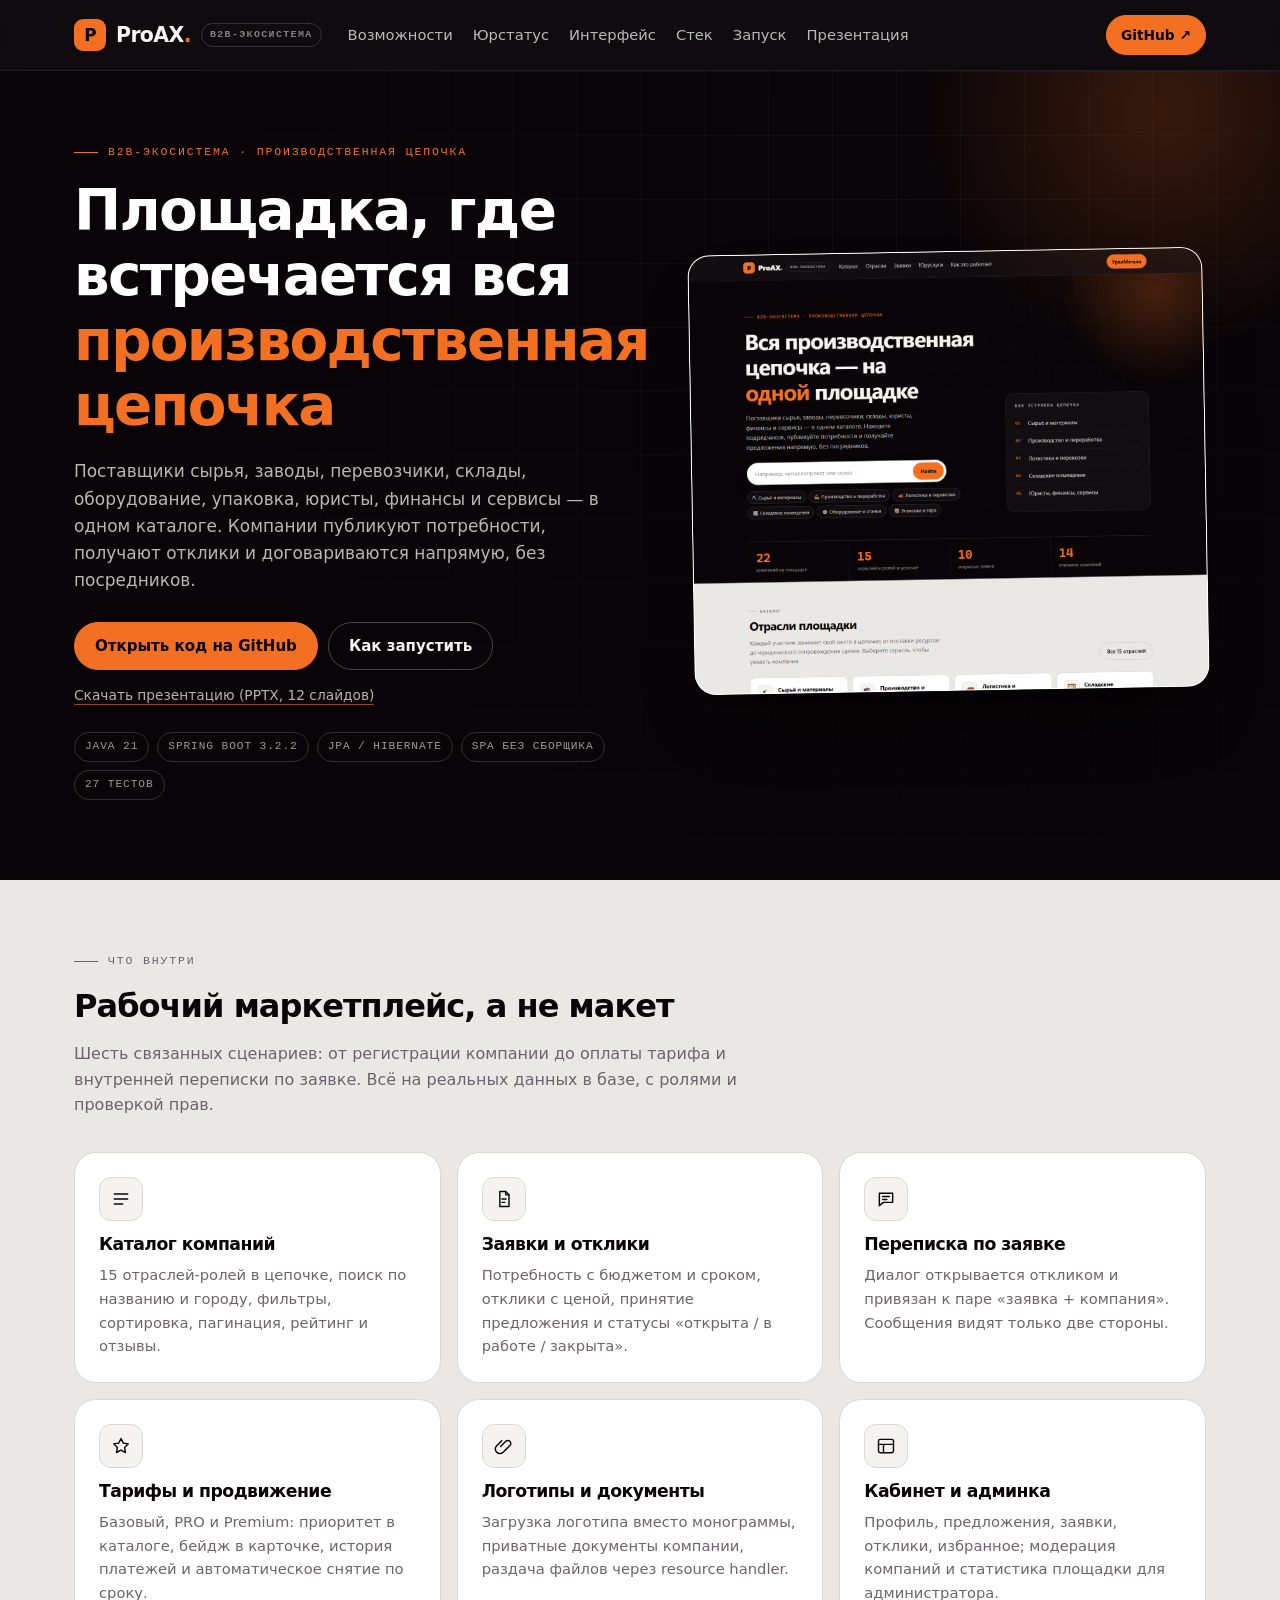
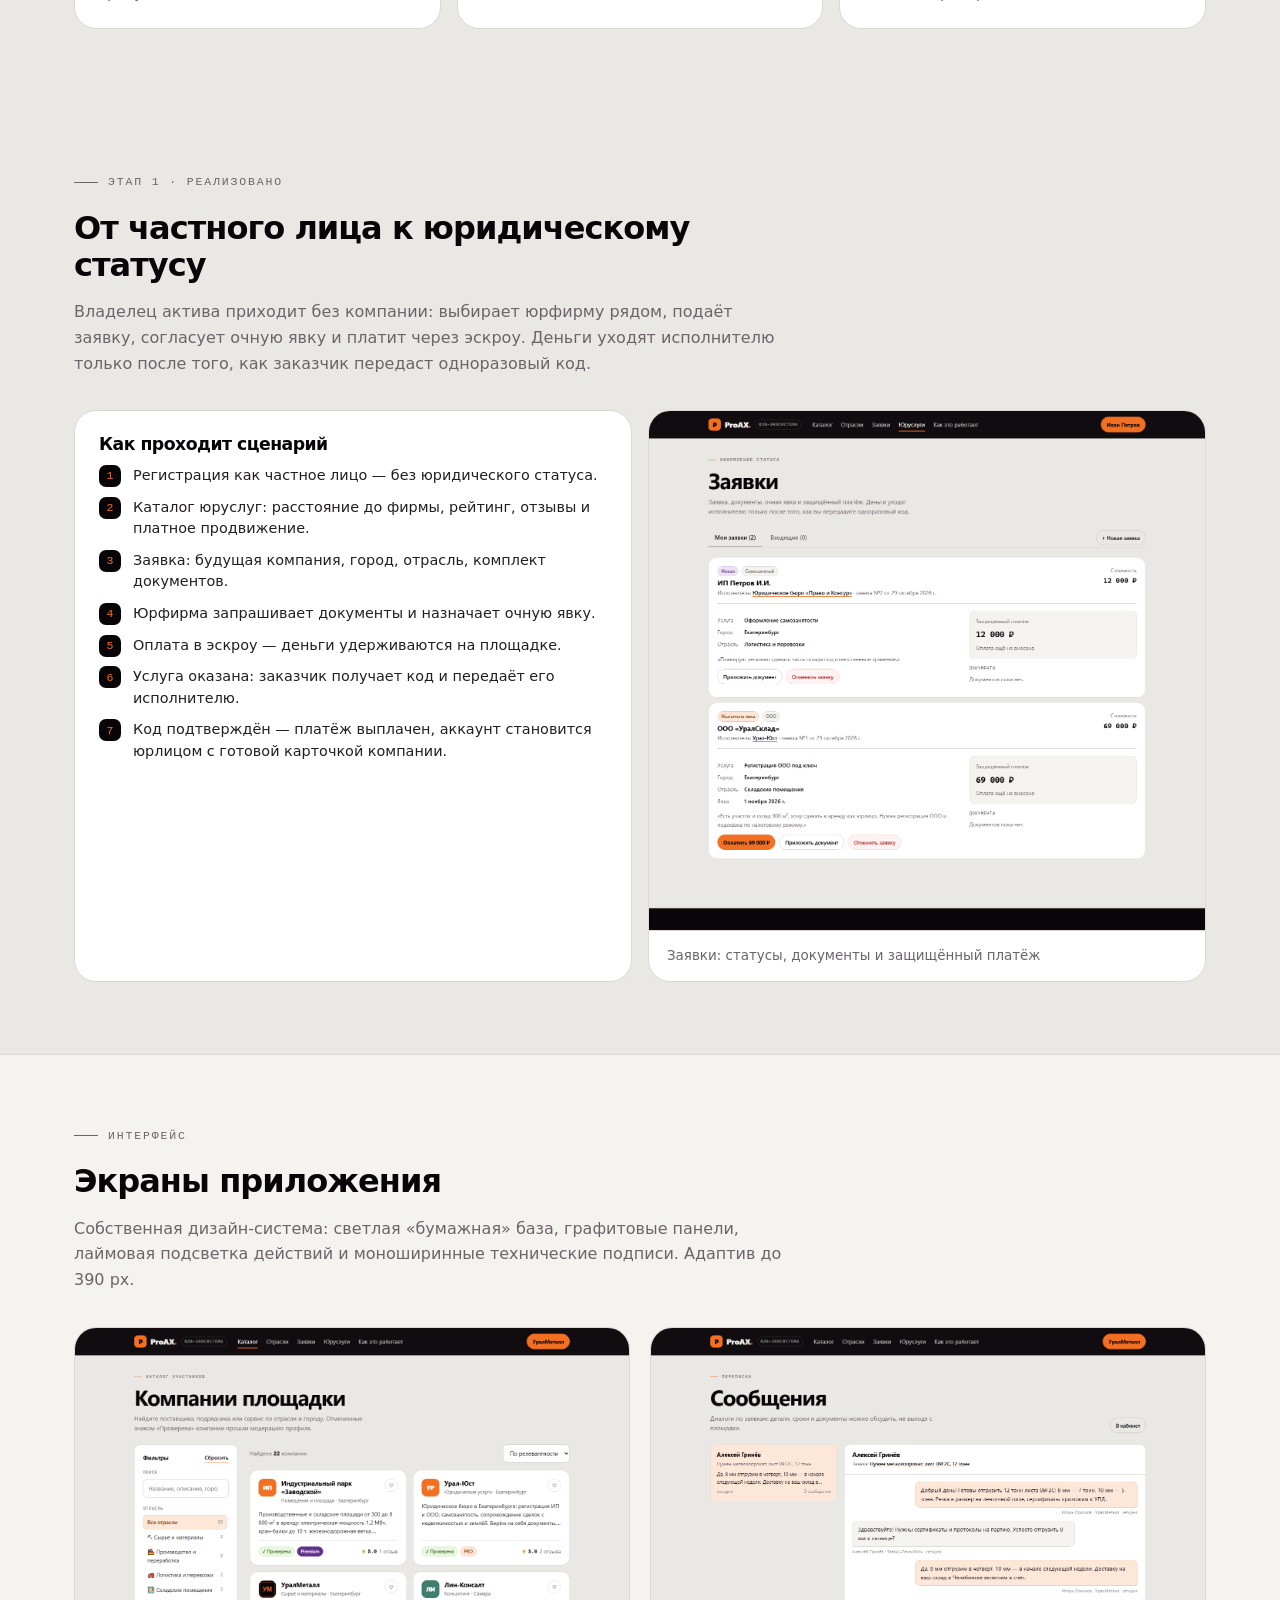
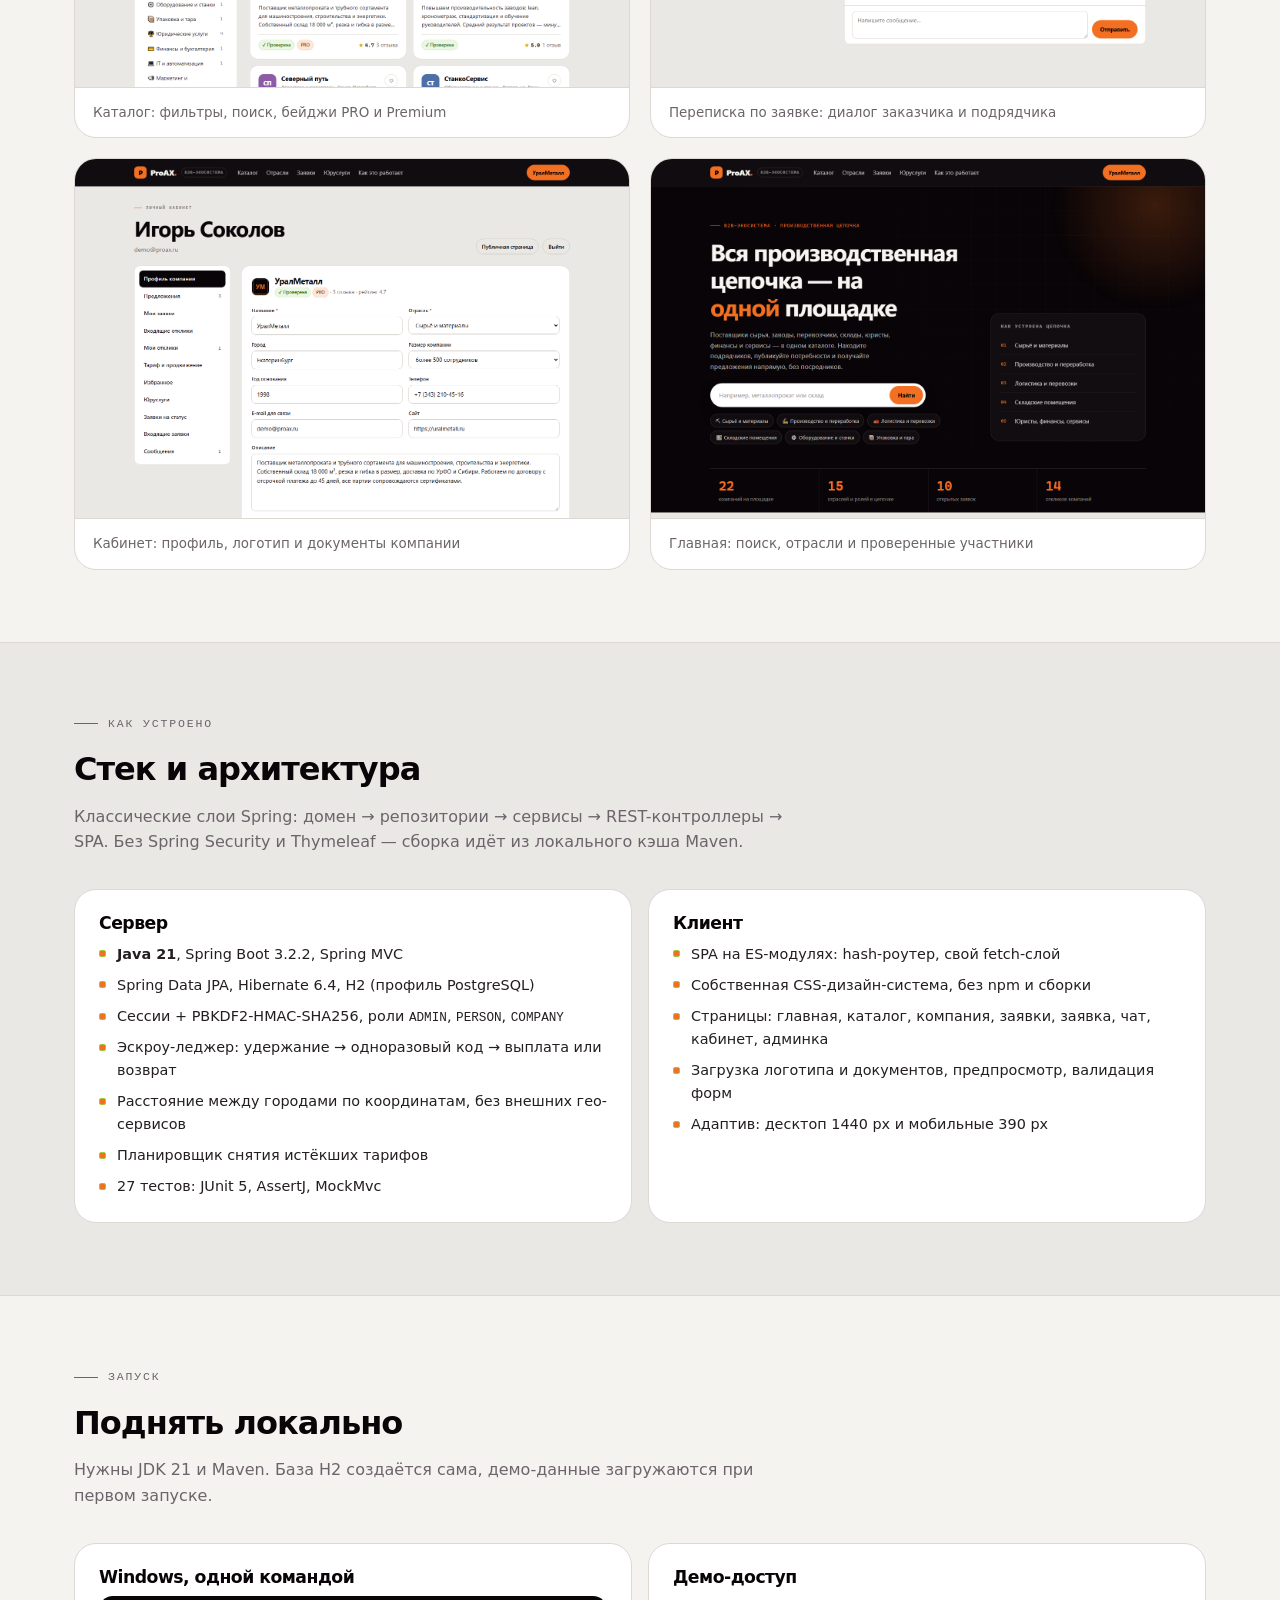
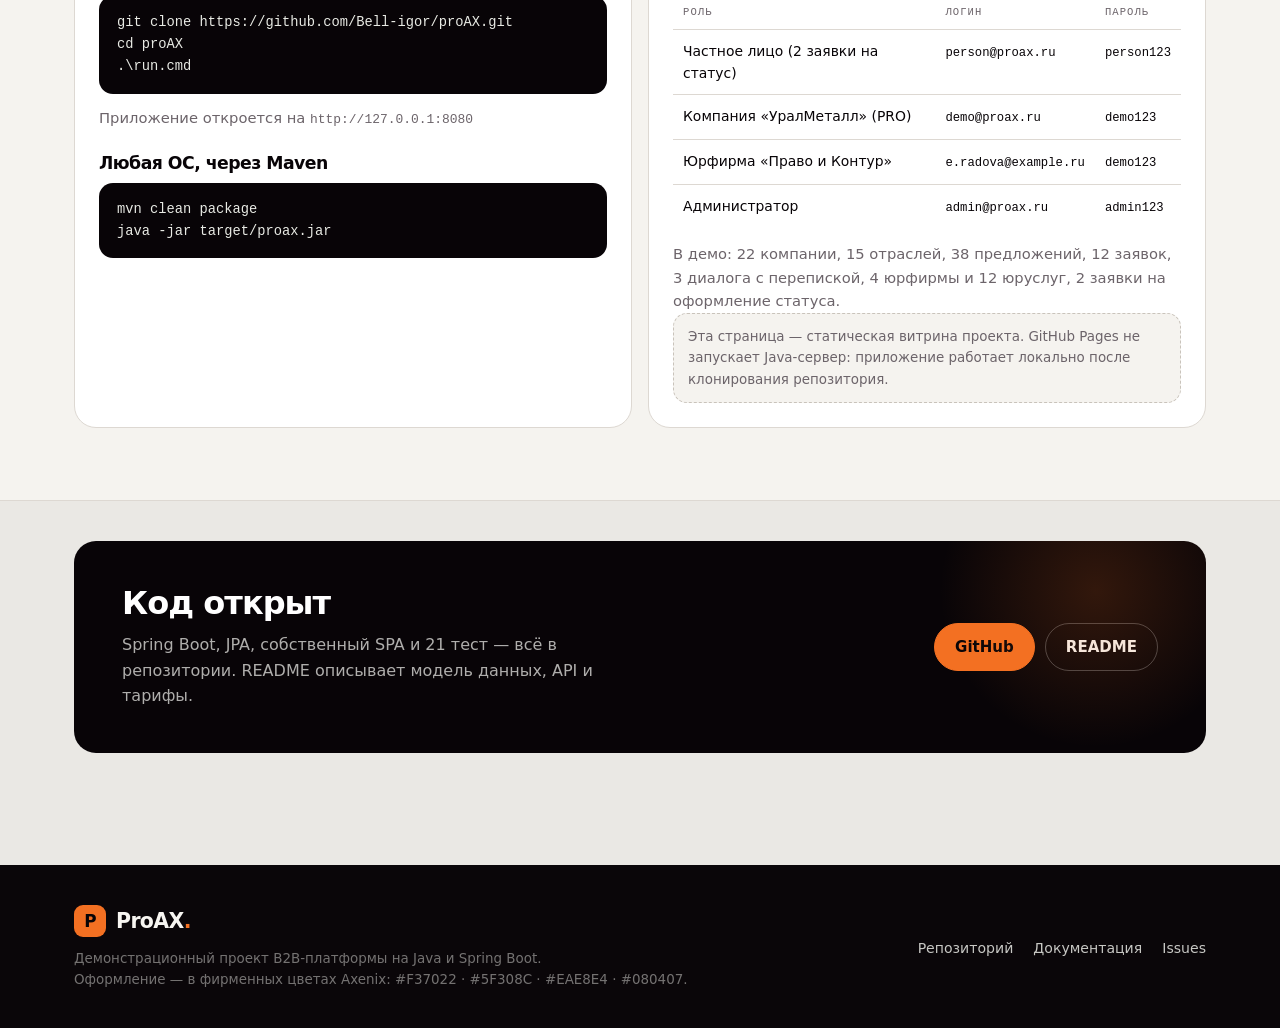
<file: docs/index.html>
<!doctype html>
<html lang="ru">
<head>
    <meta charset="utf-8">
    <meta name="viewport" content="width=device-width, initial-scale=1">
    <title>ProAX — B2B-экосистема на Java и Spring</title>
    <meta name="description" content="ProAX — площадка, где встречается вся производственная цепочка: поставщики сырья, производство, логистика, склады, юристы, финансы и сервисы. Spring Boot, каталог, заявки, переписка, тарифы.">
    <link rel="icon" href="data:image/svg+xml,<svg xmlns='http://www.w3.org/2000/svg' viewBox='0 0 32 32'><rect width='32' height='32' rx='8' fill='%23080407'/><path d='M9 24V8h7a5 5 0 0 1 0 10h-3v6z' fill='%23F37022'/></svg>">
    <link rel="stylesheet" href="site.css">
</head>
<body>
<header class="site-header">
    <div class="container site-header__inner">
        <a class="brand" href="#top">
            <span class="brand__mark">P</span>
            <span class="brand__text">ProAX<span class="brand__dot">.</span></span>
            <span class="brand__tag">b2b-экосистема</span>
        </a>
        <nav class="nav">
            <a href="#features">Возможности</a>
            <a href="#legal">Юрстатус</a>
            <a href="#screens">Интерфейс</a>
            <a href="#stack">Стек</a>
            <a href="#run">Запуск</a>
            <a href="ProAX-presentation.pptx">Презентация</a>
        </nav>
        <a class="btn btn--primary btn--sm" href="https://github.com/Bell-igor/proAX">GitHub ↗</a>
    </div>
</header>

<main id="top">
    <section class="hero">
        <div class="container hero__inner">
            <div>
                <div class="eyebrow">B2B-экосистема · производственная цепочка</div>
                <h1>Площадка, где встречается вся <em>производственная цепочка</em></h1>
                <p class="hero__lead">Поставщики сырья, заводы, перевозчики, склады, оборудование, упаковка, юристы,
                    финансы и сервисы — в одном каталоге. Компании публикуют потребности, получают отклики
                    и договариваются напрямую, без посредников.</p>
                <div class="hero__actions">
                    <a class="btn btn--primary" href="https://github.com/Bell-igor/proAX">Открыть код на GitHub</a>
                    <a class="btn btn--ghost" href="#run">Как запустить</a>
                </div>
                <p class="hero__presentation">
                    <a href="ProAX-presentation.pptx">Скачать презентацию (PPTX, 12 слайдов)</a>
                </p>
                <ul class="hero__meta">
                    <li>Java 21</li>
                    <li>Spring Boot 3.2.2</li>
                    <li>JPA / Hibernate</li>
                    <li>SPA без сборщика</li>
                    <li>27 тестов</li>
                </ul>
            </div>
            <figure class="hero__shot">
                <img src="preview-home.png" alt="Главная страница ProAX: поиск по каталогу и отрасли площадки">
            </figure>
        </div>
    </section>

    <section class="section" id="features">
        <div class="container">
            <div class="section-head">
                <div class="eyebrow">Что внутри</div>
                <h2>Рабочий маркетплейс, а не макет</h2>
                <p>Шесть связанных сценариев: от регистрации компании до оплаты тарифа и внутренней переписки
                    по заявке. Всё на реальных данных в базе, с ролями и проверкой прав.</p>
            </div>
            <div class="grid grid--3">
                <article class="card">
                    <div class="card__icon"><svg viewBox="0 0 24 24" width="20" height="20" fill="none" stroke="currentColor" stroke-width="1.7" stroke-linecap="round" stroke-linejoin="round" aria-hidden="true"><path d="M4 6h16M4 12h16M4 18h10"/></svg></div>
                    <h3>Каталог компаний</h3>
                    <p>15 отраслей-ролей в цепочке, поиск по названию и городу, фильтры, сортировка,
                        пагинация, рейтинг и отзывы.</p>
                </article>
                <article class="card">
                    <div class="card__icon"><svg viewBox="0 0 24 24" width="20" height="20" fill="none" stroke="currentColor" stroke-width="1.7" stroke-linecap="round" stroke-linejoin="round" aria-hidden="true"><path d="M7 3h7l4 4v14H7z"/><path d="M14 3v4h4"/><path d="M9.5 12h5M9.5 16h3.5"/></svg></div>
                    <h3>Заявки и отклики</h3>
                    <p>Потребность с бюджетом и сроком, отклики с ценой, принятие предложения и статусы
                        «открыта / в работе / закрыта».</p>
                </article>
                <article class="card">
                    <div class="card__icon"><svg viewBox="0 0 24 24" width="20" height="20" fill="none" stroke="currentColor" stroke-width="1.7" stroke-linecap="round" stroke-linejoin="round" aria-hidden="true"><path d="M4 5h16v11H9l-5 4z"/><path d="M8 9h8M8 12.5h5"/></svg></div>
                    <h3>Переписка по заявке</h3>
                    <p>Диалог открывается откликом и привязан к паре «заявка + компания». Сообщения видят
                        только две стороны.</p>
                </article>
                <article class="card">
                    <div class="card__icon"><svg viewBox="0 0 24 24" width="20" height="20" fill="none" stroke="currentColor" stroke-width="1.7" stroke-linecap="round" stroke-linejoin="round" aria-hidden="true"><path d="M12 3l2.7 5.6 6.1.8-4.5 4.3 1.1 6.1L12 17l-5.4 2.8 1.1-6.1L3.2 9.4l6.1-.8z"/></svg></div>
                    <h3>Тарифы и продвижение</h3>
                    <p>Базовый, PRO и Premium: приоритет в каталоге, бейдж в карточке, история платежей
                        и автоматическое снятие по сроку.</p>
                </article>
                <article class="card">
                    <div class="card__icon"><svg viewBox="0 0 24 24" width="20" height="20" fill="none" stroke="currentColor" stroke-width="1.7" stroke-linecap="round" stroke-linejoin="round" aria-hidden="true"><path d="M8 12.5l6.1-6.1a3.5 3.5 0 1 1 5 5L11 19.5a5.5 5.5 0 0 1-7.8-7.8l6.1-6.1"/></svg></div>
                    <h3>Логотипы и документы</h3>
                    <p>Загрузка логотипа вместо монограммы, приватные документы компании, раздача файлов
                        через resource handler.</p>
                </article>
                <article class="card">
                    <div class="card__icon"><svg viewBox="0 0 24 24" width="20" height="20" fill="none" stroke="currentColor" stroke-width="1.7" stroke-linecap="round" stroke-linejoin="round" aria-hidden="true"><rect x="3" y="4" width="18" height="16" rx="2"/><path d="M3 10h18M9 10v10"/></svg></div>
                    <h3>Кабинет и админка</h3>
                    <p>Профиль, предложения, заявки, отклики, избранное; модерация компаний и статистика
                        площадки для администратора.</p>
                </article>
            </div>
        </div>
    </section>

    <section class="section" id="legal">
        <div class="container">
            <div class="section-head">
                <div class="eyebrow">Этап 1 · реализовано</div>
                <h2>От частного лица к юридическому статусу</h2>
                <p>Владелец актива приходит без компании: выбирает юрфирму рядом, подаёт заявку, согласует
                    очную явку и платит через эскроу. Деньги уходят исполнителю только после того, как
                    заказчик передаст одноразовый код.</p>
            </div>
            <div class="grid grid--2">
                <div class="card">
                    <h3>Как проходит сценарий</h3>
                    <ol class="steps">
                        <li>Регистрация как частное лицо — без юридического статуса.</li>
                        <li>Каталог юруслуг: расстояние до фирмы, рейтинг, отзывы и платное продвижение.</li>
                        <li>Заявка: будущая компания, город, отрасль, комплект документов.</li>
                        <li>Юрфирма запрашивает документы и назначает очную явку.</li>
                        <li>Оплата в эскроу — деньги удерживаются на площадке.</li>
                        <li>Услуга оказана: заказчик получает код и передаёт его исполнителю.</li>
                        <li>Код подтверждён — платёж выплачен, аккаунт становится юрлицом
                            с готовой карточкой компании.</li>
                    </ol>
                </div>
                <figure class="shot shot--tall">
                    <img src="preview-applications.png" alt="Заявки на оформление статуса с эскроу-платежом" loading="lazy">
                    <figcaption>Заявки: статусы, документы и защищённый платёж</figcaption>
                </figure>
            </div>
        </div>
    </section>

    <section class="section section--surface" id="screens">
        <div class="container">
            <div class="section-head">
                <div class="eyebrow">Интерфейс</div>
                <h2>Экраны приложения</h2>
                <p>Собственная дизайн-система: светлая «бумажная» база, графитовые панели, лаймовая
                    подсветка действий и моноширинные технические подписи. Адаптив до 390 px.</p>
            </div>
            <div class="shots">
                <figure class="shot">
                    <img src="preview-catalog.png" alt="Каталог компаний с фильтрами и бейджами тарифов" loading="lazy">
                    <figcaption>Каталог: фильтры, поиск, бейджи PRO и Premium</figcaption>
                </figure>
                <figure class="shot">
                    <img src="preview-chat.png" alt="Переписка по заявке между заводом и поставщиком" loading="lazy">
                    <figcaption>Переписка по заявке: диалог заказчика и подрядчика</figcaption>
                </figure>
                <figure class="shot">
                    <img src="preview-cabinet.png" alt="Личный кабинет компании: профиль, логотип, документы" loading="lazy">
                    <figcaption>Кабинет: профиль, логотип и документы компании</figcaption>
                </figure>
                <figure class="shot">
                    <img src="preview-home.png" alt="Главная страница: поиск, отрасли, проверенные компании" loading="lazy">
                    <figcaption>Главная: поиск, отрасли и проверенные участники</figcaption>
                </figure>
            </div>
        </div>
    </section>

    <section class="section" id="stack">
        <div class="container">
            <div class="section-head">
                <div class="eyebrow">Как устроено</div>
                <h2>Стек и архитектура</h2>
                <p>Классические слои Spring: домен → репозитории → сервисы → REST-контроллеры → SPA.
                    Без Spring Security и Thymeleaf — сборка идёт из локального кэша Maven.</p>
            </div>
            <div class="grid grid--2">
                <div class="card">
                    <h3>Сервер</h3>
                    <ul class="list">
                        <li><b>Java 21</b>, Spring Boot 3.2.2, Spring MVC</li>
                        <li>Spring Data JPA, Hibernate 6.4, H2 (профиль PostgreSQL)</li>
                        <li>Сессии + PBKDF2-HMAC-SHA256, роли <code>ADMIN</code>, <code>PERSON</code>, <code>COMPANY</code></li>
                        <li>Эскроу-леджер: удержание → одноразовый код → выплата или возврат</li>
                        <li>Расстояние между городами по координатам, без внешних гео-сервисов</li>
                        <li>Планировщик снятия истёкших тарифов</li>
                        <li>27 тестов: JUnit 5, AssertJ, MockMvc</li>
                    </ul>
                </div>
                <div class="card">
                    <h3>Клиент</h3>
                    <ul class="list">
                        <li>SPA на ES-модулях: hash-роутер, свой fetch-слой</li>
                        <li>Собственная CSS-дизайн-система, без npm и сборки</li>
                        <li>Страницы: главная, каталог, компания, заявки, заявка, чат, кабинет, админка</li>
                        <li>Загрузка логотипа и документов, предпросмотр, валидация форм</li>
                        <li>Адаптив: десктоп 1440 px и мобильные 390 px</li>
                    </ul>
                </div>
            </div>
        </div>
    </section>

    <section class="section section--surface" id="run">
        <div class="container">
            <div class="section-head">
                <div class="eyebrow">Запуск</div>
                <h2>Поднять локально</h2>
                <p>Нужны JDK 21 и Maven. База H2 создаётся сама, демо-данные загружаются при первом запуске.</p>
            </div>
            <div class="grid grid--2">
                <div class="card">
                    <h3>Windows, одной командой</h3>
                    <pre><code>git clone https://github.com/Bell-igor/proAX.git
cd proAX
.\run.cmd</code></pre>
                    <p class="muted">Приложение откроется на <code>http://127.0.0.1:8080</code></p>
                    <h3 class="mt">Любая ОС, через Maven</h3>
                    <pre><code>mvn clean package
java -jar target/proax.jar</code></pre>
                </div>
                <div class="card">
                    <h3>Демо-доступ</h3>
                    <table class="table">
                        <thead>
                        <tr><th>Роль</th><th>Логин</th><th>Пароль</th></tr>
                        </thead>
                        <tbody>
                        <tr><td>Частное лицо (2 заявки на статус)</td><td><code>person@proax.ru</code></td><td><code>person123</code></td></tr>
                        <tr><td>Компания «УралМеталл» (PRO)</td><td><code>demo@proax.ru</code></td><td><code>demo123</code></td></tr>
                        <tr><td>Юрфирма «Право и Контур»</td><td><code>e.radova@example.ru</code></td><td><code>demo123</code></td></tr>
                        <tr><td>Администратор</td><td><code>admin@proax.ru</code></td><td><code>admin123</code></td></tr>
                        </tbody>
                    </table>
                    <p class="muted">В демо: 22 компании, 15 отраслей, 38 предложений, 12 заявок,
                        3 диалога с перепиской, 4 юрфирмы и 12 юруслуг, 2 заявки на оформление статуса.</p>
                    <div class="note">
                        Эта страница — статическая витрина проекта. GitHub Pages не запускает Java-сервер:
                        приложение работает локально после клонирования репозитория.
                    </div>
                </div>
            </div>
        </div>
    </section>

    <section class="section section--tight">
        <div class="container">
            <div class="cta">
                <div>
                    <h2>Код открыт</h2>
                    <p>Spring Boot, JPA, собственный SPA и 21 тест — всё в репозитории. README описывает
                        модель данных, API и тарифы.</p>
                </div>
                <div class="cta__actions">
                    <a class="btn btn--primary" href="https://github.com/Bell-igor/proAX">GitHub</a>
                    <a class="btn btn--ghost" href="https://github.com/Bell-igor/proAX/blob/main/README.md">README</a>
                </div>
            </div>
        </div>
    </section>
</main>

<footer class="site-footer">
    <div class="container site-footer__inner">
        <div>
            <div class="brand brand--footer">
                <span class="brand__mark">P</span>
                <span class="brand__text">ProAX<span class="brand__dot">.</span></span>
            </div>
            <p class="muted">Демонстрационный проект B2B-платформы на Java и Spring Boot.<br>Оформление — в фирменных цветах Axenix: #F37022 · #5F308C · #EAE8E4 · #080407.</p>
        </div>
        <div class="site-footer__links">
            <a href="https://github.com/Bell-igor/proAX">Репозиторий</a>
            <a href="https://github.com/Bell-igor/proAX/blob/main/README.md">Документация</a>
            <a href="https://github.com/Bell-igor/proAX/issues">Issues</a>
        </div>
    </div>
</footer>
</body>
</html>
</file>
<file: docs/site.css>
/* ProAX — страница проекта (GitHub Pages) */

:root {
    --paper: #eae8e4;
    --surface: #FFFFFF;
    --surface-2: #f5f3ef;
    --ink: #080407;
    --ink-2: #241e22;
    --muted: #6c646a;
    --line: #ddd8d2;
    --line-strong: #c9c3bb;
    --accent: #f37022;
    --accent-soft: #fde7d9;
    --radius: 14px;
    --radius-lg: 22px;
    --shadow: 0 10px 30px -12px rgba(8, 4, 7, .18);
    --shadow-lg: 0 30px 60px -30px rgba(8, 4, 7, .35);
    --mono: ui-monospace, "Cascadia Mono", "SF Mono", Consolas, monospace;
    --sans: "Segoe UI", system-ui, -apple-system, "Helvetica Neue", Arial, sans-serif;
}

* , *::before, *::after { box-sizing: border-box; }

html { scroll-behavior: smooth; }

body {
    margin: 0;
    background: var(--paper);
    color: var(--ink);
    font-family: var(--sans);
    font-size: 16px;
    line-height: 1.6;
    -webkit-font-smoothing: antialiased;
}

h1, h2, h3 {
    margin: 0 0 .5em;
    line-height: 1.15;
    letter-spacing: -.03em;
}

h1 { font-size: clamp(2.1rem, 4.4vw, 3.6rem); }
h2 { font-size: clamp(1.5rem, 2.6vw, 2rem); }
h3 { font-size: 1.08rem; }
p { margin: 0 0 1em; }
a { color: inherit; text-decoration: none; }
ul { margin: 0; padding: 0; list-style: none; }
code { font-family: var(--mono); font-size: .88em; }
img { max-width: 100%; display: block; }

.container {
    width: 100%;
    max-width: 1180px;
    margin: 0 auto;
    padding: 0 24px;
}

.muted { color: var(--muted); }
.mt { margin-top: 24px; }

/* ------------------------------------------------------------------ шапка */

.site-header {
    position: sticky;
    top: 0;
    z-index: 50;
    background: rgba(8, 4, 7, .97);
    backdrop-filter: blur(10px);
    border-bottom: 1px solid rgba(255, 255, 255, .08);
}

.site-header__inner {
    height: 70px;
    display: flex;
    align-items: center;
    gap: 26px;
}

.brand {
    display: inline-flex;
    align-items: center;
    gap: 10px;
    color: #f7f5f1;
    font-weight: 800;
    font-size: 1.28rem;
    letter-spacing: -.03em;
}

.brand__mark {
    display: grid;
    place-items: center;
    width: 32px;
    height: 32px;
    border-radius: 9px;
    background: var(--accent);
    color: var(--ink);
    font-size: 1.05rem;
    font-weight: 900;
}

.brand__dot { color: var(--accent); }

.brand__tag {
    font-family: var(--mono);
    font-size: .62rem;
    text-transform: uppercase;
    letter-spacing: .14em;
    color: rgba(246, 247, 242, .5);
    border: 1px solid rgba(255, 255, 255, .16);
    border-radius: 999px;
    padding: 3px 8px;
    white-space: nowrap;
}

.nav {
    display: flex;
    gap: 20px;
    flex: 1;
}

.nav a {
    font-size: .92rem;
    color: rgba(246, 247, 242, .74);
    transition: color .18s ease;
}

.nav a:hover { color: #fff; }

/* ------------------------------------------------------------------ кнопки */

.btn {
    display: inline-flex;
    align-items: center;
    justify-content: center;
    gap: 8px;
    padding: 11px 20px;
    border-radius: 999px;
    border: 1px solid var(--line-strong);
    background: var(--surface);
    color: var(--ink);
    font-weight: 600;
    font-size: .94rem;
    cursor: pointer;
    transition: transform .15s ease, box-shadow .18s ease, background .18s ease;
    white-space: nowrap;
}

.btn:hover { transform: translateY(-1px); box-shadow: var(--shadow); }

.btn--primary {
    background: var(--accent);
    border-color: var(--accent);
    color: #080407;
    font-weight: 700;
}

.btn--ghost {
    background: transparent;
    border-color: rgba(255, 255, 255, .25);
    color: #f7f5f1;
}

.btn--sm { padding: 8px 14px; font-size: .86rem; }

/* -------------------------------------------------------------------- hero */

.hero {
    background: var(--ink);
    color: #f7f5f1;
    position: relative;
    overflow: hidden;
    padding: 72px 0 80px;
}

.hero::before {
    content: "";
    position: absolute;
    inset: 0;
    background-image:
        linear-gradient(rgba(255, 255, 255, .045) 1px, transparent 1px),
        linear-gradient(90deg, rgba(255, 255, 255, .045) 1px, transparent 1px);
    background-size: 64px 64px;
    mask-image: radial-gradient(circle at 70% 20%, #000, transparent 75%);
    pointer-events: none;
}

.hero::after {
    content: "";
    position: absolute;
    width: 560px;
    height: 560px;
    right: -160px;
    top: -240px;
    border-radius: 50%;
    background: radial-gradient(circle, rgba(243, 112, 34, .2), transparent 62%);
    pointer-events: none;
}

.hero__inner {
    position: relative;
    display: grid;
    grid-template-columns: minmax(0, 1.05fr) minmax(0, .95fr);
    gap: 48px;
    align-items: center;
}

.hero h1 { color: #fff; margin-bottom: 20px; }
.hero h1 em { font-style: normal; color: var(--accent); }

.eyebrow {
    display: flex;
    align-items: center;
    gap: 10px;
    font-family: var(--mono);
    font-size: .72rem;
    text-transform: uppercase;
    letter-spacing: .16em;
    color: var(--accent);
    margin-bottom: 18px;
}

.eyebrow::before { content: ""; width: 24px; height: 1px; background: currentColor; }

.hero__lead {
    color: rgba(246, 247, 242, .74);
    font-size: 1.06rem;
    max-width: 52ch;
    margin-bottom: 28px;
}

.hero__actions { display: flex; gap: 10px; flex-wrap: wrap; }

.hero__meta {
    display: flex;
    flex-wrap: wrap;
    gap: 8px;
    margin-top: 26px;
}

.hero__meta li {
    font-family: var(--mono);
    font-size: .7rem;
    text-transform: uppercase;
    letter-spacing: .08em;
    color: rgba(246, 247, 242, .62);
    border: 1px solid rgba(255, 255, 255, .16);
    border-radius: 999px;
    padding: 5px 10px;
}

.hero__shot {
    margin: 0;
    border-radius: var(--radius-lg);
    overflow: hidden;
    border: 1px solid rgba(255, 255, 255, .16);
    box-shadow: 0 40px 80px -40px rgba(0, 0, 0, .9);
    background: #fff;
    transform: rotate(-1deg);
}

.hero__shot img { width: 100%; }

/* ----------------------------------------------------------------- секции */

.section { padding: 72px 0; }
.section--tight { padding: 40px 0 72px; }
.section--surface {
    background: var(--surface-2);
    border-top: 1px solid var(--line);
    border-bottom: 1px solid var(--line);
}

.section-head { max-width: 70ch; margin-bottom: 34px; }
.section-head .eyebrow { color: var(--muted); }
.section-head p { color: var(--muted); margin: 0; }

.grid { display: grid; gap: 16px; }
.grid--3 { grid-template-columns: repeat(auto-fit, minmax(280px, 1fr)); }
.grid--2 { grid-template-columns: repeat(auto-fit, minmax(320px, 1fr)); }

.card {
    background: var(--surface);
    border: 1px solid var(--line);
    border-radius: var(--radius-lg);
    padding: 24px;
    transition: transform .18s ease, box-shadow .18s ease, border-color .18s ease;
}

.card:hover {
    transform: translateY(-3px);
    box-shadow: var(--shadow);
    border-color: var(--line-strong);
}

.card__icon {
    width: 44px;
    height: 44px;
    display: grid;
    place-items: center;
    border-radius: 12px;
    background: var(--surface-2);
    border: 1px solid var(--line);
    color: var(--ink);
    margin-bottom: 14px;
}

.card__icon svg { display: block; }

.card p { margin: 0; color: var(--muted); font-size: .92rem; }

.list { display: flex; flex-direction: column; gap: 8px; }

.list li {
    font-size: .9rem;
    color: var(--ink-2);
    padding-left: 18px;
    position: relative;
}

.list li::before {
    content: "";
    position: absolute;
    left: 0;
    top: .55em;
    width: 7px;
    height: 7px;
    border-radius: 2px;
    background: var(--accent);
    border: 1px solid #9CC93F;
}

pre {
    background: var(--ink);
    color: #E8EAE4;
    border-radius: var(--radius);
    padding: 16px 18px;
    overflow-x: auto;
    font-size: .84rem;
    line-height: 1.55;
    margin: 0 0 12px;
}

pre code { color: inherit; font-size: .86rem; }

.card .btn { margin-top: 6px; }

.table {
    width: 100%;
    border-collapse: collapse;
    font-size: .87rem;
    margin-bottom: 14px;
}

.table th {
    text-align: left;
    font-family: var(--mono);
    font-size: .66rem;
    text-transform: uppercase;
    letter-spacing: .1em;
    color: var(--muted);
    font-weight: 500;
    padding: 8px 10px;
    border-bottom: 1px solid var(--line);
}

.table td {
    padding: 10px;
    border-bottom: 1px solid var(--line);
    vertical-align: top;
}

.table tr:last-child td { border-bottom: 0; }

.note {
    background: var(--surface-2);
    border: 1px dashed var(--line-strong);
    border-radius: var(--radius);
    padding: 12px 14px;
    font-size: .84rem;
    color: var(--muted);
}

/* ------------------------------------------------------------ скриншоты */

.shots {
    display: grid;
    grid-template-columns: repeat(auto-fit, minmax(420px, 1fr));
    gap: 20px;
}

.shot {
    margin: 0;
    background: var(--surface);
    border: 1px solid var(--line);
    border-radius: var(--radius-lg);
    overflow: hidden;
    transition: transform .18s ease, box-shadow .18s ease;
}

.shot:hover { transform: translateY(-4px); box-shadow: var(--shadow-lg); }

.shot img {
    width: 100%;
    height: 360px;
    object-fit: cover;
    object-position: top;
    border-bottom: 1px solid var(--line);
}

.shot figcaption {
    padding: 14px 18px;
    font-size: .84rem;
    color: var(--muted);
}

/* -------------------------------------------------------------------- cta */

.cta {
    background: var(--ink);
    color: #f7f5f1;
    border-radius: var(--radius-lg);
    padding: 44px 48px;
    display: grid;
    grid-template-columns: minmax(0, 1.4fr) auto;
    gap: 28px;
    align-items: center;
    position: relative;
    overflow: hidden;
}

.cta::after {
    content: "";
    position: absolute;
    right: -60px;
    top: -120px;
    width: 340px;
    height: 340px;
    border-radius: 50%;
    background: radial-gradient(circle, rgba(243, 112, 34, .18), transparent 65%);
}

.cta h2 { color: #fff; margin-bottom: 10px; position: relative; }
.cta p { color: rgba(246, 247, 242, .7); margin: 0; max-width: 52ch; position: relative; }
.cta__actions { display: flex; gap: 10px; flex-wrap: wrap; position: relative; }
.cta .btn--ghost { color: #f7f5f1; }

/* ----------------------------------------------------------------- подвал */

.site-footer {
    background: #0a0609;
    color: rgba(246, 247, 242, .78);
    padding: 40px 0;
    margin-top: 40px;
}

.site-footer__inner {
    display: flex;
    justify-content: space-between;
    gap: 24px;
    flex-wrap: wrap;
    align-items: center;
}

.brand--footer { color: #f7f5f1; }
.brand--footer .brand__mark { background: var(--accent); color: var(--ink); }
.site-footer p { margin: 10px 0 0; font-size: .84rem; }
.site-footer .muted { color: rgba(246, 247, 242, .45); }

.site-footer__links { display: flex; gap: 20px; flex-wrap: wrap; font-size: .88rem; }
.site-footer__links a { color: rgba(246, 247, 242, .8); }
.site-footer__links a:hover { color: var(--accent); }

/* ---------------------------------------------------------------- адаптив */

@media (max-width: 900px) {
    .hero__inner { grid-template-columns: 1fr; gap: 36px; }
    .hero__shot { transform: none; }
    .nav { display: none; }
    .cta { grid-template-columns: 1fr; padding: 32px; }
    .shots { grid-template-columns: 1fr; }
    .shot img { height: 300px; }
}

@media (max-width: 600px) {
    .section { padding: 52px 0; }
    .brand__tag { display: none; }
    .site-header__inner { gap: 12px; }
    .site-header .btn { margin-left: auto; }
    .shot img { height: 240px; }
    .table { font-size: .8rem; }
}

@media (prefers-reduced-motion: reduce) {
    * { transition-duration: .001ms !important; animation-duration: .001ms !important; }
}

/* Нумерованный сценарий на странице проекта */
.steps {
    counter-reset: step;
    display: flex;
    flex-direction: column;
    gap: 10px;
    margin: 10px 0 0;
    padding: 0;
    list-style: none;
}

.steps li {
    counter-increment: step;
    position: relative;
    padding-left: 34px;
    font-size: .9rem;
    color: var(--ink-2);
    line-height: 1.5;
}

.steps li::before {
    content: counter(step);
    position: absolute;
    left: 0;
    top: 0;
    width: 22px;
    height: 22px;
    border-radius: 7px;
    background: var(--ink);
    color: var(--accent);
    font-family: var(--mono);
    font-size: .72rem;
    display: grid;
    place-items: center;
}

.shot--tall img { height: 520px; }

@media (max-width: 900px) {
    .shot--tall img { height: 340px; }
}

.hero__presentation { margin: 14px 0 0; font-size: .86rem; }
.hero__presentation a {
    color: rgba(246, 247, 242, .72);
    border-bottom: 1px solid rgba(243, 112, 34, .6);
    padding-bottom: 1px;
}
.hero__presentation a:hover { color: var(--accent); }
</file>
